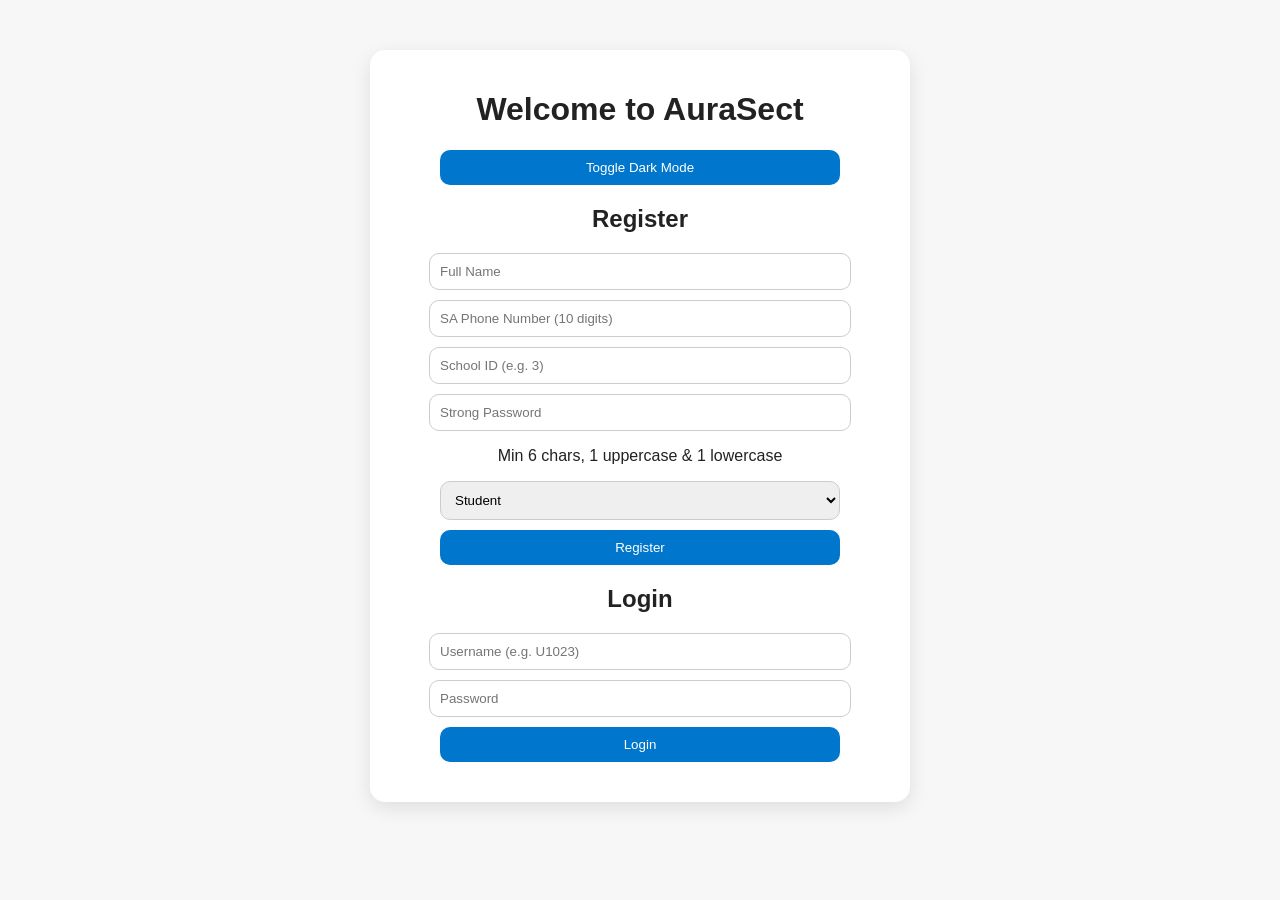
<file: index.html>
<!DOCTYPE html>
<html lang="en">
<head>
  <meta charset="UTF-8" />
  <meta name="viewport" content="width=device-width, initial-scale=1.0" />
  <title>AuraSect – Login / Register</title>
  <link rel="stylesheet" href="style.css" />
</head>
<body>
  <div class="home-container">
    <h1>Welcome to AuraSect</h1>
    <button id="theme-toggle">Toggle Dark Mode</button>

    <!-- REGISTER -->
    <div class="form-container">
      <h2>Register</h2>

      <input id="reg-fullname" placeholder="Full Name" />
      <input id="reg-phone" placeholder="SA Phone Number (10 digits)" />
      <input id="reg-school" placeholder="School ID (e.g. 3)" />
      <input id="reg-pass" type="password" placeholder="Strong Password" />

      <p class="small">Min 6 chars, 1 uppercase & 1 lowercase</p>

      <select id="role">
        <option value="student">Student</option>
        <option value="instructor">Instructor</option>
      </select>

      <button onclick="register()">Register</button>
      <p id="reg-msg"></p>
    </div>

    <!-- LOGIN -->
    <div class="form-container">
      <h2>Login</h2>
      <input id="login-user" placeholder="Username (e.g. U1023)" />
      <input id="login-pass" type="password" placeholder="Password" />
      <button onclick="login()">Login</button>
      <p id="log-msg"></p>
    </div>
  </div>

  <script src="app.js"></script>
</body>
</html>
</file>
<file: style.css>
:root {
  --bg: #f7f7f7;
  --text: #222;
  --accent: #0077cc;
  --card: #fff;
  --shadow: rgba(0,0,0,0.1);
}

[data-theme="dark"] {
  --bg: #121212;
  --text: #eee;
  --accent: #0abde3;
  --card: #1e1e1e;
  --shadow: rgba(0,0,0,0.5);
}

body {
  font-family: Arial, sans-serif;
  margin: 0;
  background: var(--bg);
  color: var(--text);
}

.home-container {
  max-width: 500px;
  margin: 50px auto;
  padding: 20px;
  background: var(--card);
  border-radius: 15px;
  box-shadow: 0 6px 20px var(--shadow);
  text-align: center;
}

.form-container {
  margin: 20px 0;
}

input, select, button {
  display: block;
  margin: 10px auto;
  padding: 10px;
  width: 80%;
  border-radius: 10px;
  border: 1px solid #ccc;
}

button {
  background: var(--accent);
  color: white;
  border: none;
  cursor: pointer;
}

button:hover {
  opacity: 0.9;
}

/* Dashboard styles */
.sidebar {
  width: 70px;
  background: var(--card);
  position: fixed;
  top: 0;
  left: 0;
  bottom: 0;
  padding: 20px;
  box-shadow: 2px 0 6px var(--shadow);
}

.sidebar ul {
  list-style: none;
  padding: 0;
}

.sidebar li {
  margin: 15px 0;
  cursor: pointer;
}

.topbar {
  height: 60px;
  background: var(--card);
  margin-left: 200px;
  padding: 0 20px;
  display: flex;
  justify-content: space-between;
  align-items: center;
  box-shadow: 0 2px 6px var(--shadow);
}

.dashboard-content {
  margin-left: 200px;
  padding: 20px;
}

.section { display: none; }

.section.active { display: block; }

#chat-messages {
  max-height: 200px;
  overflow-y: auto;
  background: var(--bg);
  padding: 10px;
  border: 1px solid #ccc;
  border-radius: 10px;
}

#calendar-container {
  max-width: 600px;
  margin: auto;
  border: 1px solid #ccc;
  padding: 10px;
  border-radius: 10px;
}
.chat-container {
  max-height: 300px;
  overflow-y: auto;
  background: var(--bg);
  padding: 10px;
  border-radius: 10px;
  border: 1px solid #ccc;
  margin-bottom: 10px;
}

.chat-message {
  display: flex;
  align-items: flex-start;
  margin-bottom: 10px;
}

.chat-message.bot .icon {
  background: var(--accent);
  color: white;
}

.chat-message.user .icon {
  background: #aaa;
  color: white;
}

.chat-message .icon {
  width: 35px;
  height: 35px;
  border-radius: 50%;
  text-align: center;
  line-height: 35px;
  margin-right: 10px;
}

.chat-message .text {
  background: #eee;
  padding: 8px 12px;
  border-radius: 10px;
  max-width: 70%;
}

.chat-message.bot .text {
  background: var(--accent);
  color: white;
}
</file>
